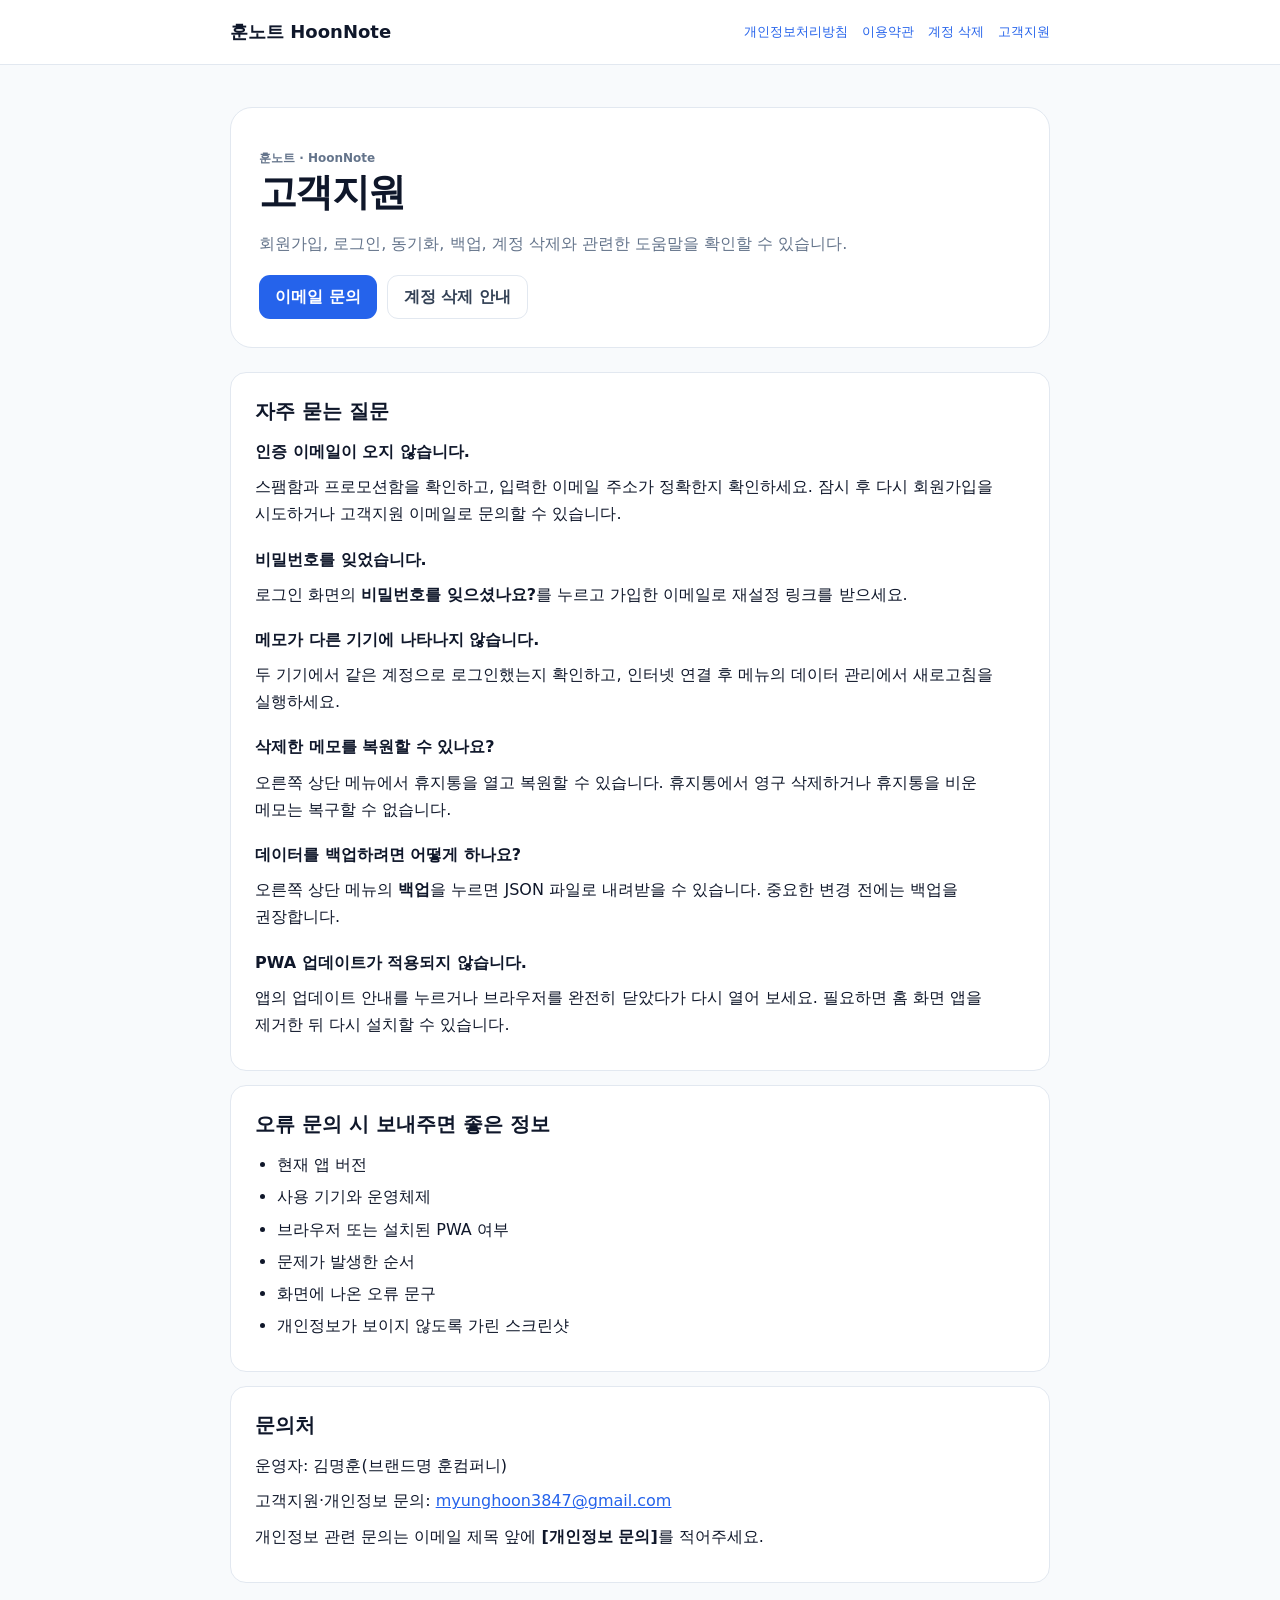
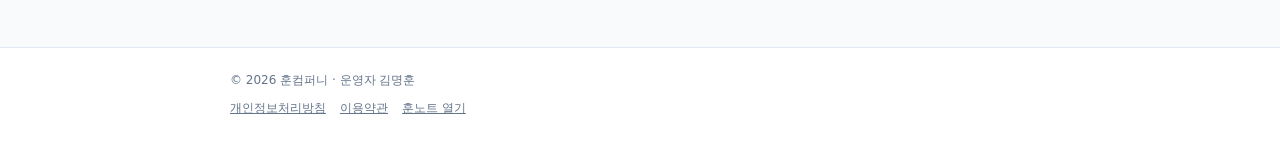
<file: support/index.html>
<!DOCTYPE html>
<html lang="ko">
<head>
  <meta charset="UTF-8" />
  <meta name="viewport" content="width=device-width, initial-scale=1.0" />
  <meta name="description" content="훈노트 고객지원" />
  <title>고객지원 | 훈노트</title>
  <link rel="stylesheet" href="../legal/legal.css?v=457" />
</head>
<body>
  <header class="site-header"><div class="site-header-inner"><a class="brand" href="../">훈노트 <span lang="en">HoonNote</span></a><nav class="header-nav" aria-label="지원 메뉴"><a href="../legal/privacy.html">개인정보처리방침</a><a href="../legal/terms.html">이용약관</a><a href="./delete-account.html">계정 삭제</a><a href="./" aria-current="page">고객지원</a></nav></div></header>
  <main class="legal-container">
    <section class="hero"><p class="eyebrow">훈노트 · HoonNote</p><h1>고객지원</h1><p>회원가입, 로그인, 동기화, 백업, 계정 삭제와 관련한 도움말을 확인할 수 있습니다.</p><div class="action-row"><a class="button-link" href="mailto:myunghoon3847@gmail.com?subject=%5B%ED%9B%88%EB%85%B8%ED%8A%B8%20%EB%AC%B8%EC%9D%98%5D">이메일 문의</a><a class="button-link secondary" href="./delete-account.html">계정 삭제 안내</a></div></section>

    <section class="section-card"><h2>자주 묻는 질문</h2>
      <div class="faq-item"><h3>인증 이메일이 오지 않습니다.</h3><p>스팸함과 프로모션함을 확인하고, 입력한 이메일 주소가 정확한지 확인하세요. 잠시 후 다시 회원가입을 시도하거나 고객지원 이메일로 문의할 수 있습니다.</p></div>
      <div class="faq-item"><h3>비밀번호를 잊었습니다.</h3><p>로그인 화면의 <strong>비밀번호를 잊으셨나요?</strong>를 누르고 가입한 이메일로 재설정 링크를 받으세요.</p></div>
      <div class="faq-item"><h3>메모가 다른 기기에 나타나지 않습니다.</h3><p>두 기기에서 같은 계정으로 로그인했는지 확인하고, 인터넷 연결 후 메뉴의 데이터 관리에서 새로고침을 실행하세요.</p></div>
      <div class="faq-item"><h3>삭제한 메모를 복원할 수 있나요?</h3><p>오른쪽 상단 메뉴에서 휴지통을 열고 복원할 수 있습니다. 휴지통에서 영구 삭제하거나 휴지통을 비운 메모는 복구할 수 없습니다.</p></div>
      <div class="faq-item"><h3>데이터를 백업하려면 어떻게 하나요?</h3><p>오른쪽 상단 메뉴의 <strong>백업</strong>을 누르면 JSON 파일로 내려받을 수 있습니다. 중요한 변경 전에는 백업을 권장합니다.</p></div>
      <div class="faq-item"><h3>PWA 업데이트가 적용되지 않습니다.</h3><p>앱의 업데이트 안내를 누르거나 브라우저를 완전히 닫았다가 다시 열어 보세요. 필요하면 홈 화면 앱을 제거한 뒤 다시 설치할 수 있습니다.</p></div>
    </section>

    <section class="section-card"><h2>오류 문의 시 보내주면 좋은 정보</h2><ul><li>현재 앱 버전</li><li>사용 기기와 운영체제</li><li>브라우저 또는 설치된 PWA 여부</li><li>문제가 발생한 순서</li><li>화면에 나온 오류 문구</li><li>개인정보가 보이지 않도록 가린 스크린샷</li></ul></section>
    <section class="section-card"><h2>문의처</h2><p>운영자: 김명훈(브랜드명 훈컴퍼니)</p><p>고객지원·개인정보 문의: <a href="mailto:myunghoon3847@gmail.com">myunghoon3847@gmail.com</a></p><p>개인정보 관련 문의는 이메일 제목 앞에 <strong>[개인정보 문의]</strong>를 적어주세요.</p></section>
  </main>
  <footer class="site-footer"><div class="site-footer-inner">© 2026 훈컴퍼니 · 운영자 김명훈<div class="footer-links"><a href="../legal/privacy.html">개인정보처리방침</a><a href="../legal/terms.html">이용약관</a><a href="../">훈노트 열기</a></div></div></footer>
</body>
</html>
</file>
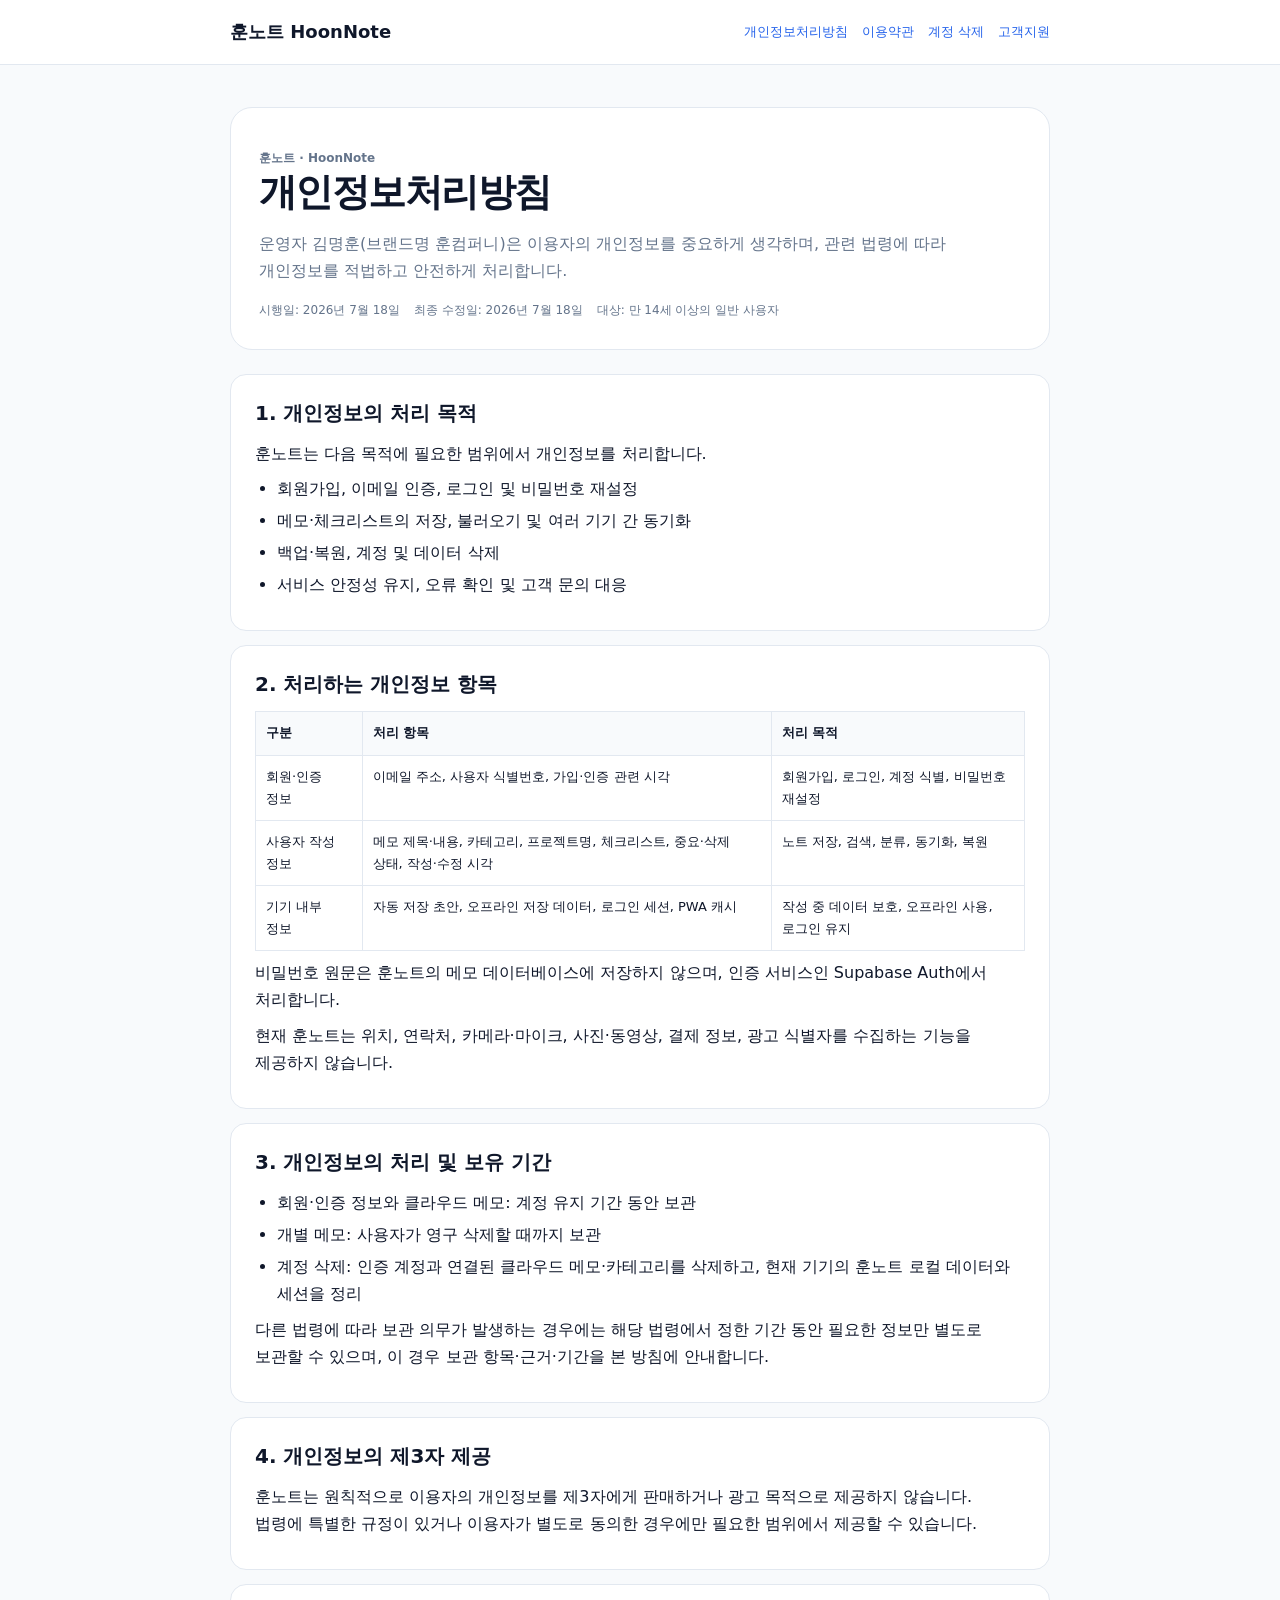
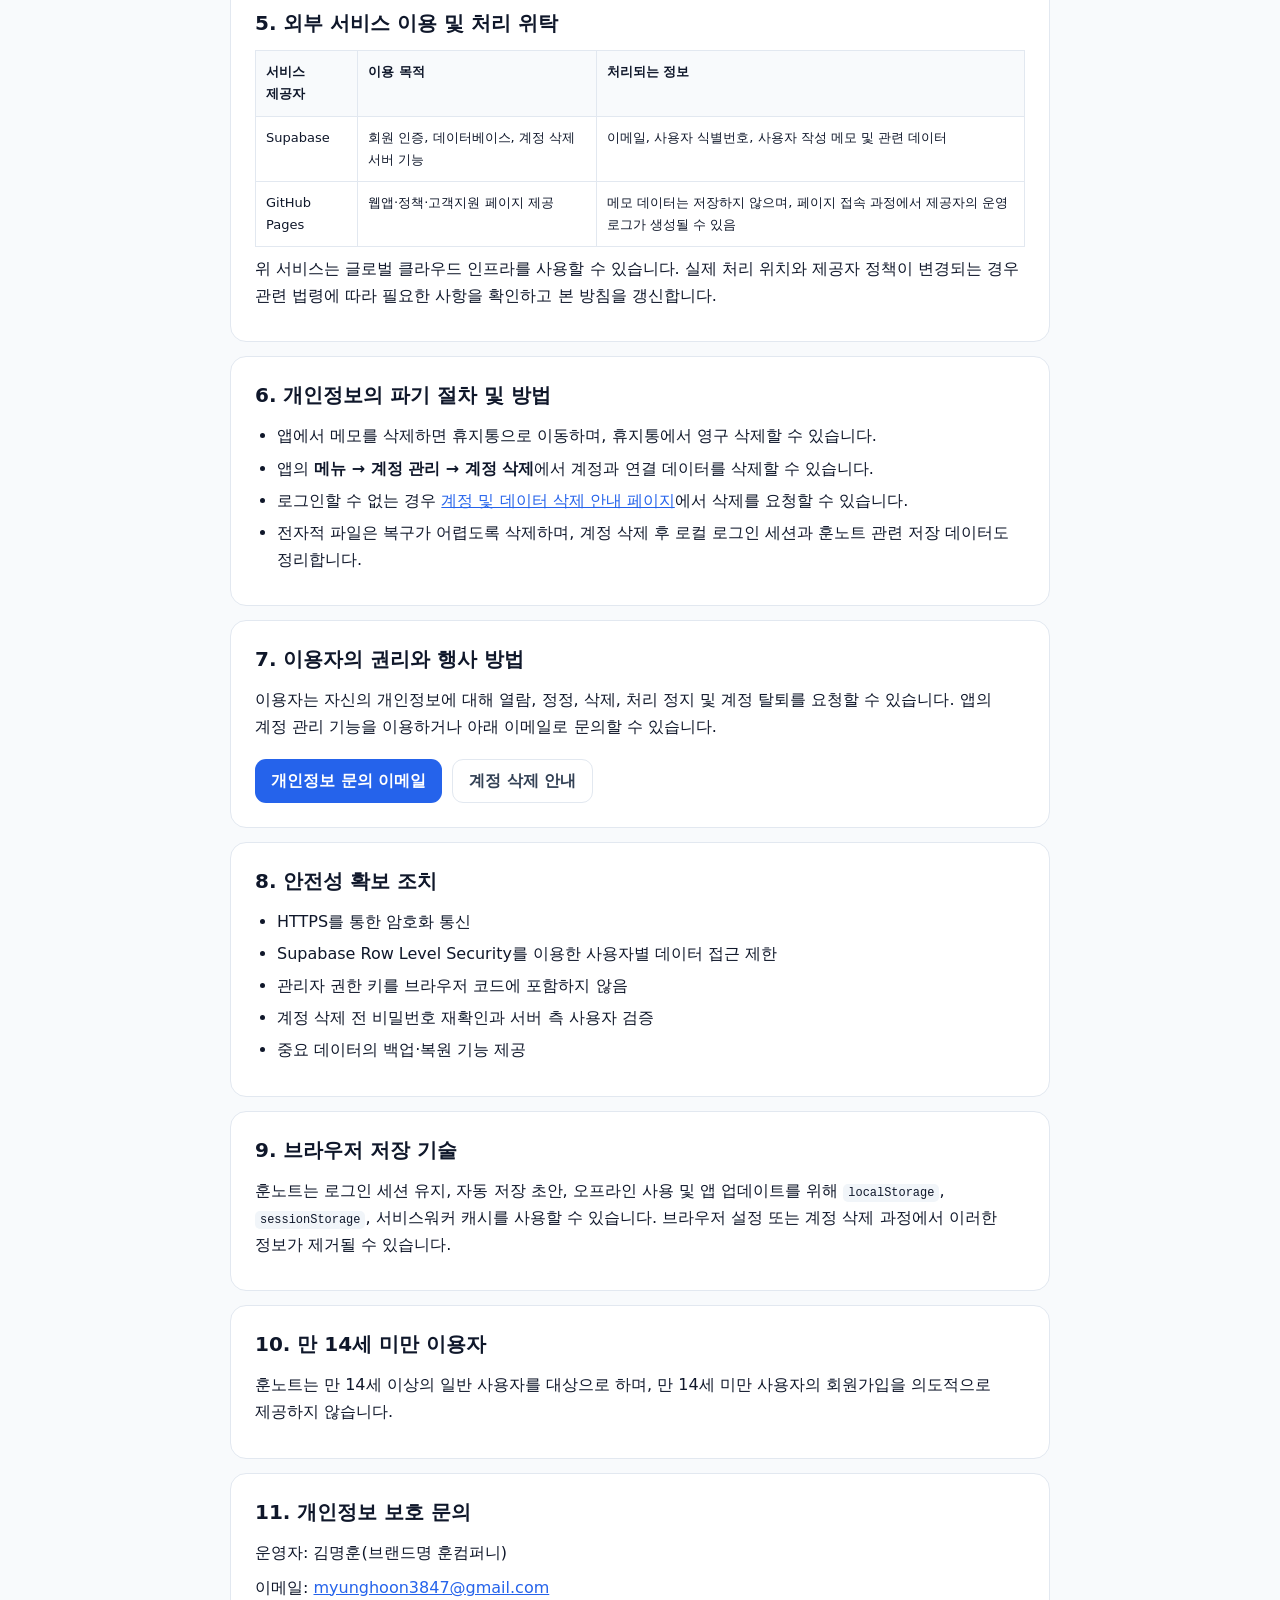
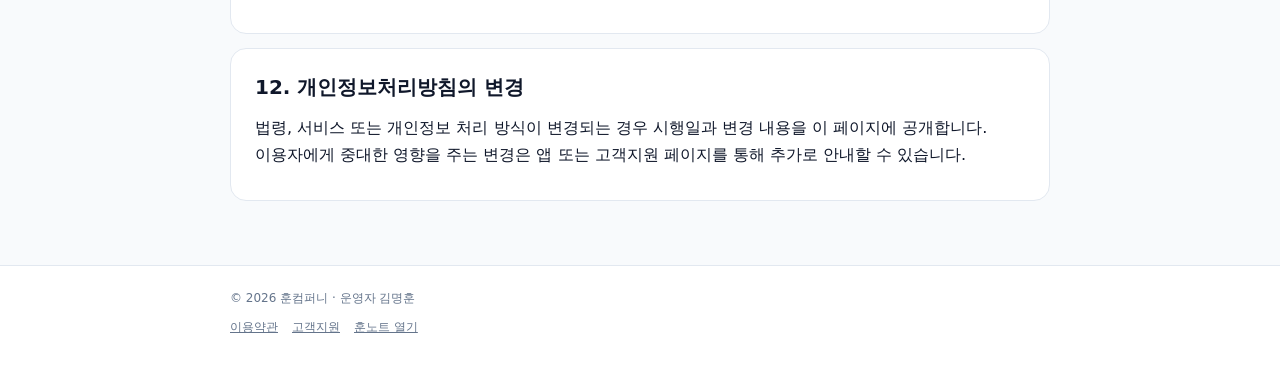
<file: legal/privacy.html>
<!DOCTYPE html>
<html lang="ko">
<head>
  <meta charset="UTF-8" />
  <meta name="viewport" content="width=device-width, initial-scale=1.0" />
  <meta name="description" content="훈노트 개인정보처리방침" />
  <title>개인정보처리방침 | 훈노트</title>
  <link rel="stylesheet" href="./legal.css?v=457" />
</head>
<body>
  <header class="site-header">
    <div class="site-header-inner">
      <a class="brand" href="../">훈노트 <span lang="en">HoonNote</span></a>
      <nav class="header-nav" aria-label="정책 메뉴">
        <a href="./privacy.html" aria-current="page">개인정보처리방침</a>
        <a href="./terms.html">이용약관</a>
        <a href="../support/delete-account.html">계정 삭제</a>
        <a href="../support/">고객지원</a>
      </nav>
    </div>
  </header>

  <main class="legal-container">
    <section class="hero">
      <p class="eyebrow">훈노트 · HoonNote</p>
      <h1>개인정보처리방침</h1>
      <p>운영자 김명훈(브랜드명 훈컴퍼니)은 이용자의 개인정보를 중요하게 생각하며, 관련 법령에 따라 개인정보를 적법하고 안전하게 처리합니다.</p>
      <div class="meta">
        <span>시행일: 2026년 7월 18일</span>
        <span>최종 수정일: 2026년 7월 18일</span>
        <span>대상: 만 14세 이상의 일반 사용자</span>
      </div>
    </section>

    <section class="section-card">
      <h2>1. 개인정보의 처리 목적</h2>
      <p>훈노트는 다음 목적에 필요한 범위에서 개인정보를 처리합니다.</p>
      <ul>
        <li>회원가입, 이메일 인증, 로그인 및 비밀번호 재설정</li>
        <li>메모·체크리스트의 저장, 불러오기 및 여러 기기 간 동기화</li>
        <li>백업·복원, 계정 및 데이터 삭제</li>
        <li>서비스 안정성 유지, 오류 확인 및 고객 문의 대응</li>
      </ul>
    </section>

    <section class="section-card">
      <h2>2. 처리하는 개인정보 항목</h2>
      <div class="table-wrap">
        <table>
          <thead><tr><th>구분</th><th>처리 항목</th><th>처리 목적</th></tr></thead>
          <tbody>
            <tr><td>회원·인증 정보</td><td>이메일 주소, 사용자 식별번호, 가입·인증 관련 시각</td><td>회원가입, 로그인, 계정 식별, 비밀번호 재설정</td></tr>
            <tr><td>사용자 작성 정보</td><td>메모 제목·내용, 카테고리, 프로젝트명, 체크리스트, 중요·삭제 상태, 작성·수정 시각</td><td>노트 저장, 검색, 분류, 동기화, 복원</td></tr>
            <tr><td>기기 내부 정보</td><td>자동 저장 초안, 오프라인 저장 데이터, 로그인 세션, PWA 캐시</td><td>작성 중 데이터 보호, 오프라인 사용, 로그인 유지</td></tr>
          </tbody>
        </table>
      </div>
      <p>비밀번호 원문은 훈노트의 메모 데이터베이스에 저장하지 않으며, 인증 서비스인 Supabase Auth에서 처리합니다.</p>
      <p>현재 훈노트는 위치, 연락처, 카메라·마이크, 사진·동영상, 결제 정보, 광고 식별자를 수집하는 기능을 제공하지 않습니다.</p>
    </section>

    <section class="section-card">
      <h2>3. 개인정보의 처리 및 보유 기간</h2>
      <ul>
        <li>회원·인증 정보와 클라우드 메모: 계정 유지 기간 동안 보관</li>
        <li>개별 메모: 사용자가 영구 삭제할 때까지 보관</li>
        <li>계정 삭제: 인증 계정과 연결된 클라우드 메모·카테고리를 삭제하고, 현재 기기의 훈노트 로컬 데이터와 세션을 정리</li>
      </ul>
      <p>다른 법령에 따라 보관 의무가 발생하는 경우에는 해당 법령에서 정한 기간 동안 필요한 정보만 별도로 보관할 수 있으며, 이 경우 보관 항목·근거·기간을 본 방침에 안내합니다.</p>
    </section>

    <section class="section-card">
      <h2>4. 개인정보의 제3자 제공</h2>
      <p>훈노트는 원칙적으로 이용자의 개인정보를 제3자에게 판매하거나 광고 목적으로 제공하지 않습니다. 법령에 특별한 규정이 있거나 이용자가 별도로 동의한 경우에만 필요한 범위에서 제공할 수 있습니다.</p>
    </section>

    <section class="section-card">
      <h2>5. 외부 서비스 이용 및 처리 위탁</h2>
      <div class="table-wrap">
        <table>
          <thead><tr><th>서비스 제공자</th><th>이용 목적</th><th>처리되는 정보</th></tr></thead>
          <tbody>
            <tr><td>Supabase</td><td>회원 인증, 데이터베이스, 계정 삭제 서버 기능</td><td>이메일, 사용자 식별번호, 사용자 작성 메모 및 관련 데이터</td></tr>
            <tr><td>GitHub Pages</td><td>웹앱·정책·고객지원 페이지 제공</td><td>메모 데이터는 저장하지 않으며, 페이지 접속 과정에서 제공자의 운영 로그가 생성될 수 있음</td></tr>
          </tbody>
        </table>
      </div>
      <p>위 서비스는 글로벌 클라우드 인프라를 사용할 수 있습니다. 실제 처리 위치와 제공자 정책이 변경되는 경우 관련 법령에 따라 필요한 사항을 확인하고 본 방침을 갱신합니다.</p>
    </section>

    <section class="section-card">
      <h2>6. 개인정보의 파기 절차 및 방법</h2>
      <ul>
        <li>앱에서 메모를 삭제하면 휴지통으로 이동하며, 휴지통에서 영구 삭제할 수 있습니다.</li>
        <li>앱의 <strong>메뉴 → 계정 관리 → 계정 삭제</strong>에서 계정과 연결 데이터를 삭제할 수 있습니다.</li>
        <li>로그인할 수 없는 경우 <a href="../support/delete-account.html">계정 및 데이터 삭제 안내 페이지</a>에서 삭제를 요청할 수 있습니다.</li>
        <li>전자적 파일은 복구가 어렵도록 삭제하며, 계정 삭제 후 로컬 로그인 세션과 훈노트 관련 저장 데이터도 정리합니다.</li>
      </ul>
    </section>

    <section class="section-card">
      <h2>7. 이용자의 권리와 행사 방법</h2>
      <p>이용자는 자신의 개인정보에 대해 열람, 정정, 삭제, 처리 정지 및 계정 탈퇴를 요청할 수 있습니다. 앱의 계정 관리 기능을 이용하거나 아래 이메일로 문의할 수 있습니다.</p>
      <div class="action-row">
        <a class="button-link" href="mailto:myunghoon3847@gmail.com?subject=%5B%ED%9B%88%EB%85%B8%ED%8A%B8%20%EA%B0%9C%EC%9D%B8%EC%A0%95%EB%B3%B4%20%EB%AC%B8%EC%9D%98%5D">개인정보 문의 이메일</a>
        <a class="button-link secondary" href="../support/delete-account.html">계정 삭제 안내</a>
      </div>
    </section>

    <section class="section-card">
      <h2>8. 안전성 확보 조치</h2>
      <ul>
        <li>HTTPS를 통한 암호화 통신</li>
        <li>Supabase Row Level Security를 이용한 사용자별 데이터 접근 제한</li>
        <li>관리자 권한 키를 브라우저 코드에 포함하지 않음</li>
        <li>계정 삭제 전 비밀번호 재확인과 서버 측 사용자 검증</li>
        <li>중요 데이터의 백업·복원 기능 제공</li>
      </ul>
    </section>

    <section class="section-card">
      <h2>9. 브라우저 저장 기술</h2>
      <p>훈노트는 로그인 세션 유지, 자동 저장 초안, 오프라인 사용 및 앱 업데이트를 위해 <code>localStorage</code>, <code>sessionStorage</code>, 서비스워커 캐시를 사용할 수 있습니다. 브라우저 설정 또는 계정 삭제 과정에서 이러한 정보가 제거될 수 있습니다.</p>
    </section>

    <section class="section-card">
      <h2>10. 만 14세 미만 이용자</h2>
      <p>훈노트는 만 14세 이상의 일반 사용자를 대상으로 하며, 만 14세 미만 사용자의 회원가입을 의도적으로 제공하지 않습니다.</p>
    </section>

    <section class="section-card">
      <h2>11. 개인정보 보호 문의</h2>
      <p>운영자: 김명훈(브랜드명 훈컴퍼니)</p>
      <p>이메일: <a href="mailto:myunghoon3847@gmail.com">myunghoon3847@gmail.com</a></p>
    </section>

    <section class="section-card">
      <h2>12. 개인정보처리방침의 변경</h2>
      <p>법령, 서비스 또는 개인정보 처리 방식이 변경되는 경우 시행일과 변경 내용을 이 페이지에 공개합니다. 이용자에게 중대한 영향을 주는 변경은 앱 또는 고객지원 페이지를 통해 추가로 안내할 수 있습니다.</p>
    </section>
  </main>

  <footer class="site-footer"><div class="site-footer-inner">© 2026 훈컴퍼니 · 운영자 김명훈<div class="footer-links"><a href="./terms.html">이용약관</a><a href="../support/">고객지원</a><a href="../">훈노트 열기</a></div></div></footer>
</body>
</html>
</file>
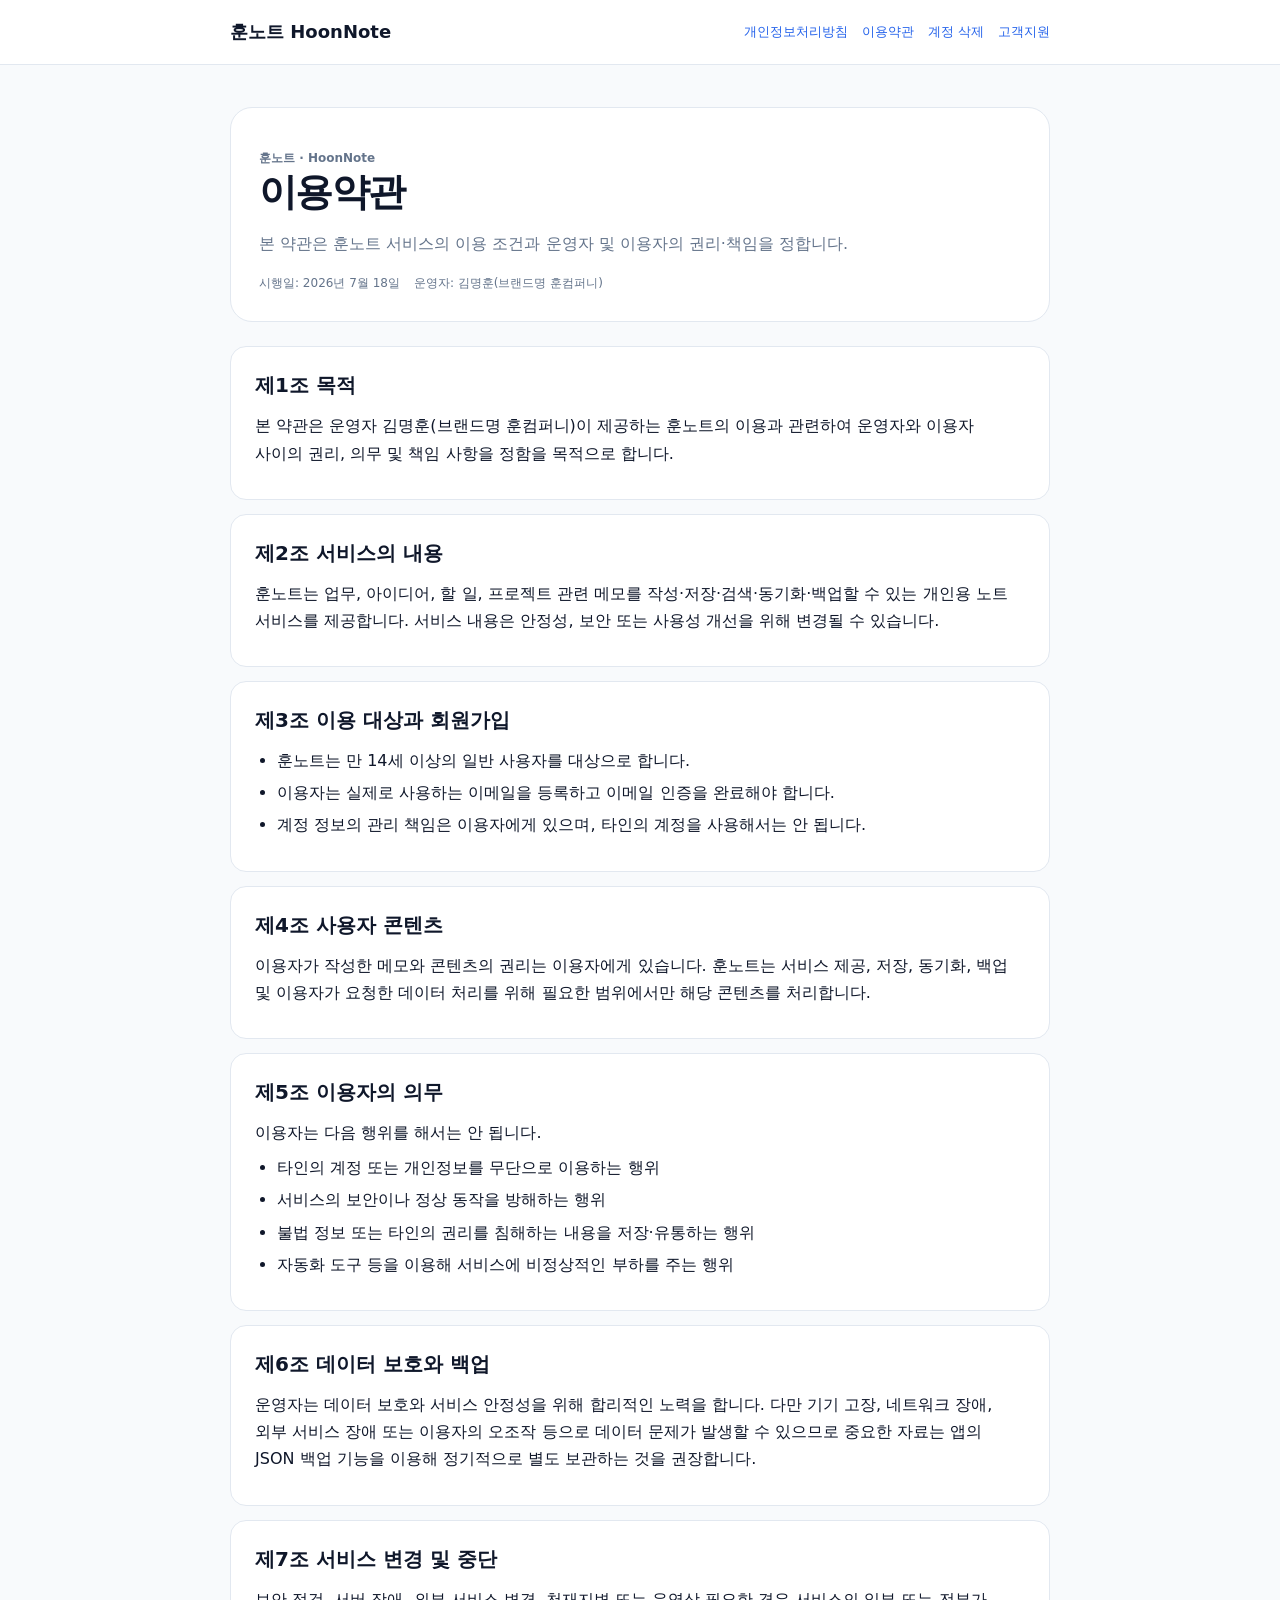
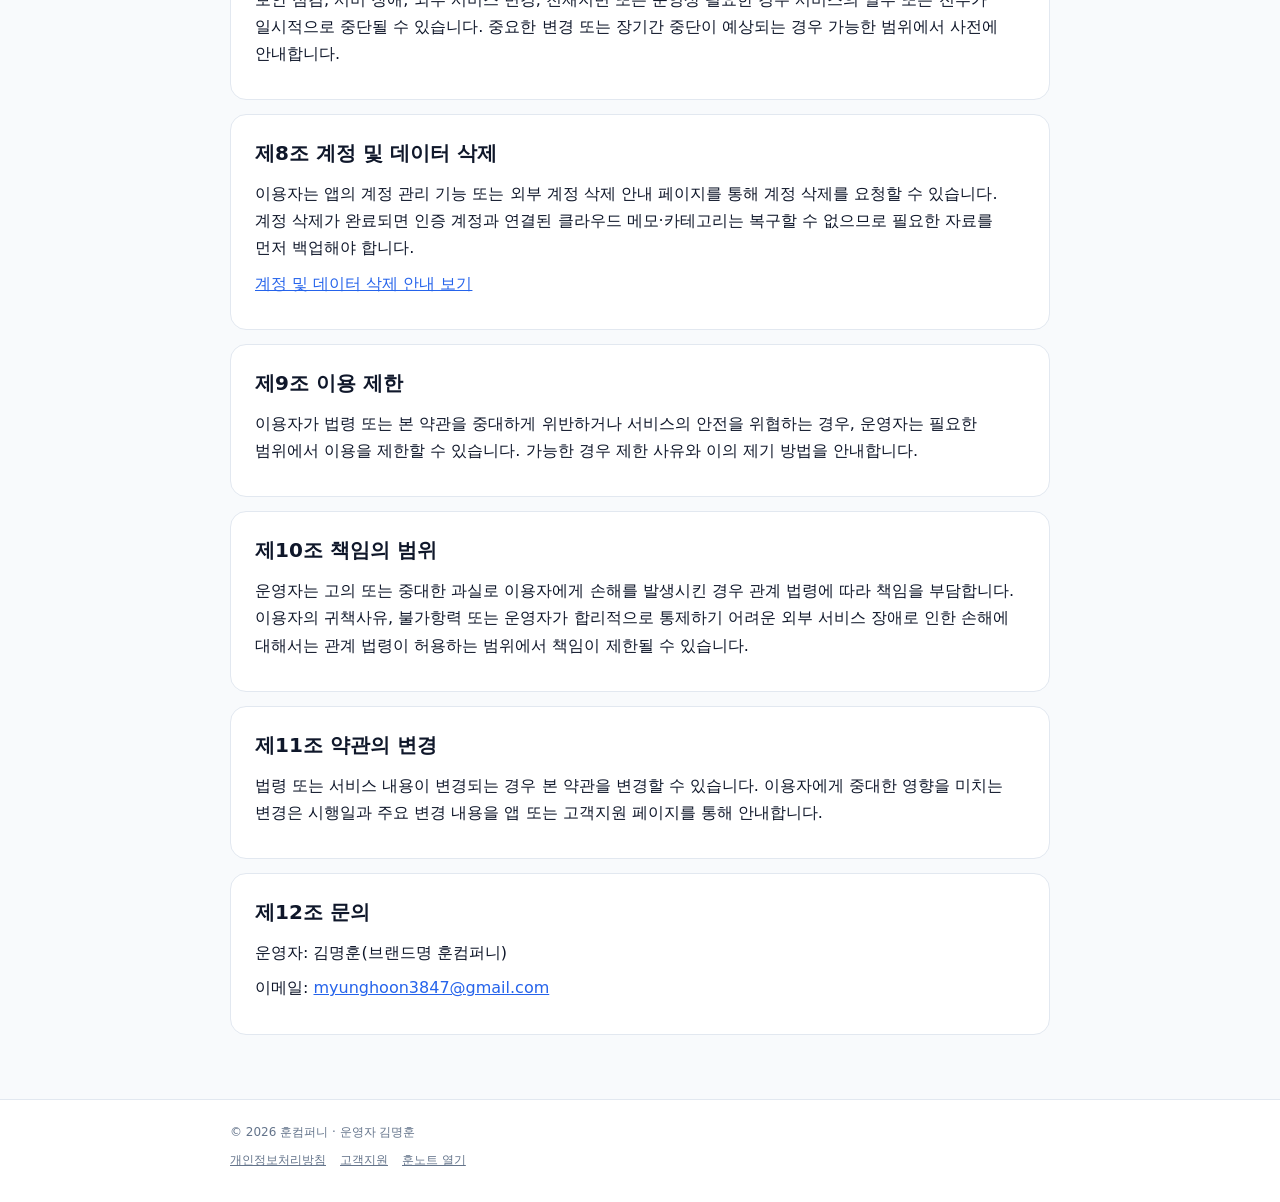
<file: legal/terms.html>
<!DOCTYPE html>
<html lang="ko">
<head>
  <meta charset="UTF-8" />
  <meta name="viewport" content="width=device-width, initial-scale=1.0" />
  <meta name="description" content="훈노트 이용약관" />
  <title>이용약관 | 훈노트</title>
  <link rel="stylesheet" href="./legal.css?v=457" />
</head>
<body>
  <header class="site-header"><div class="site-header-inner"><a class="brand" href="../">훈노트 <span lang="en">HoonNote</span></a><nav class="header-nav" aria-label="정책 메뉴"><a href="./privacy.html">개인정보처리방침</a><a href="./terms.html" aria-current="page">이용약관</a><a href="../support/delete-account.html">계정 삭제</a><a href="../support/">고객지원</a></nav></div></header>
  <main class="legal-container">
    <section class="hero"><p class="eyebrow">훈노트 · HoonNote</p><h1>이용약관</h1><p>본 약관은 훈노트 서비스의 이용 조건과 운영자 및 이용자의 권리·책임을 정합니다.</p><div class="meta"><span>시행일: 2026년 7월 18일</span><span>운영자: 김명훈(브랜드명 훈컴퍼니)</span></div></section>

    <section class="section-card"><h2>제1조 목적</h2><p>본 약관은 운영자 김명훈(브랜드명 훈컴퍼니)이 제공하는 훈노트의 이용과 관련하여 운영자와 이용자 사이의 권리, 의무 및 책임 사항을 정함을 목적으로 합니다.</p></section>
    <section class="section-card"><h2>제2조 서비스의 내용</h2><p>훈노트는 업무, 아이디어, 할 일, 프로젝트 관련 메모를 작성·저장·검색·동기화·백업할 수 있는 개인용 노트 서비스를 제공합니다. 서비스 내용은 안정성, 보안 또는 사용성 개선을 위해 변경될 수 있습니다.</p></section>
    <section class="section-card"><h2>제3조 이용 대상과 회원가입</h2><ul><li>훈노트는 만 14세 이상의 일반 사용자를 대상으로 합니다.</li><li>이용자는 실제로 사용하는 이메일을 등록하고 이메일 인증을 완료해야 합니다.</li><li>계정 정보의 관리 책임은 이용자에게 있으며, 타인의 계정을 사용해서는 안 됩니다.</li></ul></section>
    <section class="section-card"><h2>제4조 사용자 콘텐츠</h2><p>이용자가 작성한 메모와 콘텐츠의 권리는 이용자에게 있습니다. 훈노트는 서비스 제공, 저장, 동기화, 백업 및 이용자가 요청한 데이터 처리를 위해 필요한 범위에서만 해당 콘텐츠를 처리합니다.</p></section>
    <section class="section-card"><h2>제5조 이용자의 의무</h2><p>이용자는 다음 행위를 해서는 안 됩니다.</p><ul><li>타인의 계정 또는 개인정보를 무단으로 이용하는 행위</li><li>서비스의 보안이나 정상 동작을 방해하는 행위</li><li>불법 정보 또는 타인의 권리를 침해하는 내용을 저장·유통하는 행위</li><li>자동화 도구 등을 이용해 서비스에 비정상적인 부하를 주는 행위</li></ul></section>
    <section class="section-card"><h2>제6조 데이터 보호와 백업</h2><p>운영자는 데이터 보호와 서비스 안정성을 위해 합리적인 노력을 합니다. 다만 기기 고장, 네트워크 장애, 외부 서비스 장애 또는 이용자의 오조작 등으로 데이터 문제가 발생할 수 있으므로 중요한 자료는 앱의 JSON 백업 기능을 이용해 정기적으로 별도 보관하는 것을 권장합니다.</p></section>
    <section class="section-card"><h2>제7조 서비스 변경 및 중단</h2><p>보안 점검, 서버 장애, 외부 서비스 변경, 천재지변 또는 운영상 필요한 경우 서비스의 일부 또는 전부가 일시적으로 중단될 수 있습니다. 중요한 변경 또는 장기간 중단이 예상되는 경우 가능한 범위에서 사전에 안내합니다.</p></section>
    <section class="section-card"><h2>제8조 계정 및 데이터 삭제</h2><p>이용자는 앱의 계정 관리 기능 또는 외부 계정 삭제 안내 페이지를 통해 계정 삭제를 요청할 수 있습니다. 계정 삭제가 완료되면 인증 계정과 연결된 클라우드 메모·카테고리는 복구할 수 없으므로 필요한 자료를 먼저 백업해야 합니다.</p><p><a href="../support/delete-account.html">계정 및 데이터 삭제 안내 보기</a></p></section>
    <section class="section-card"><h2>제9조 이용 제한</h2><p>이용자가 법령 또는 본 약관을 중대하게 위반하거나 서비스의 안전을 위협하는 경우, 운영자는 필요한 범위에서 이용을 제한할 수 있습니다. 가능한 경우 제한 사유와 이의 제기 방법을 안내합니다.</p></section>
    <section class="section-card"><h2>제10조 책임의 범위</h2><p>운영자는 고의 또는 중대한 과실로 이용자에게 손해를 발생시킨 경우 관계 법령에 따라 책임을 부담합니다. 이용자의 귀책사유, 불가항력 또는 운영자가 합리적으로 통제하기 어려운 외부 서비스 장애로 인한 손해에 대해서는 관계 법령이 허용하는 범위에서 책임이 제한될 수 있습니다.</p></section>
    <section class="section-card"><h2>제11조 약관의 변경</h2><p>법령 또는 서비스 내용이 변경되는 경우 본 약관을 변경할 수 있습니다. 이용자에게 중대한 영향을 미치는 변경은 시행일과 주요 변경 내용을 앱 또는 고객지원 페이지를 통해 안내합니다.</p></section>
    <section class="section-card"><h2>제12조 문의</h2><p>운영자: 김명훈(브랜드명 훈컴퍼니)</p><p>이메일: <a href="mailto:myunghoon3847@gmail.com">myunghoon3847@gmail.com</a></p></section>
  </main>
  <footer class="site-footer"><div class="site-footer-inner">© 2026 훈컴퍼니 · 운영자 김명훈<div class="footer-links"><a href="./privacy.html">개인정보처리방침</a><a href="../support/">고객지원</a><a href="../">훈노트 열기</a></div></div></footer>
</body>
</html>
</file>
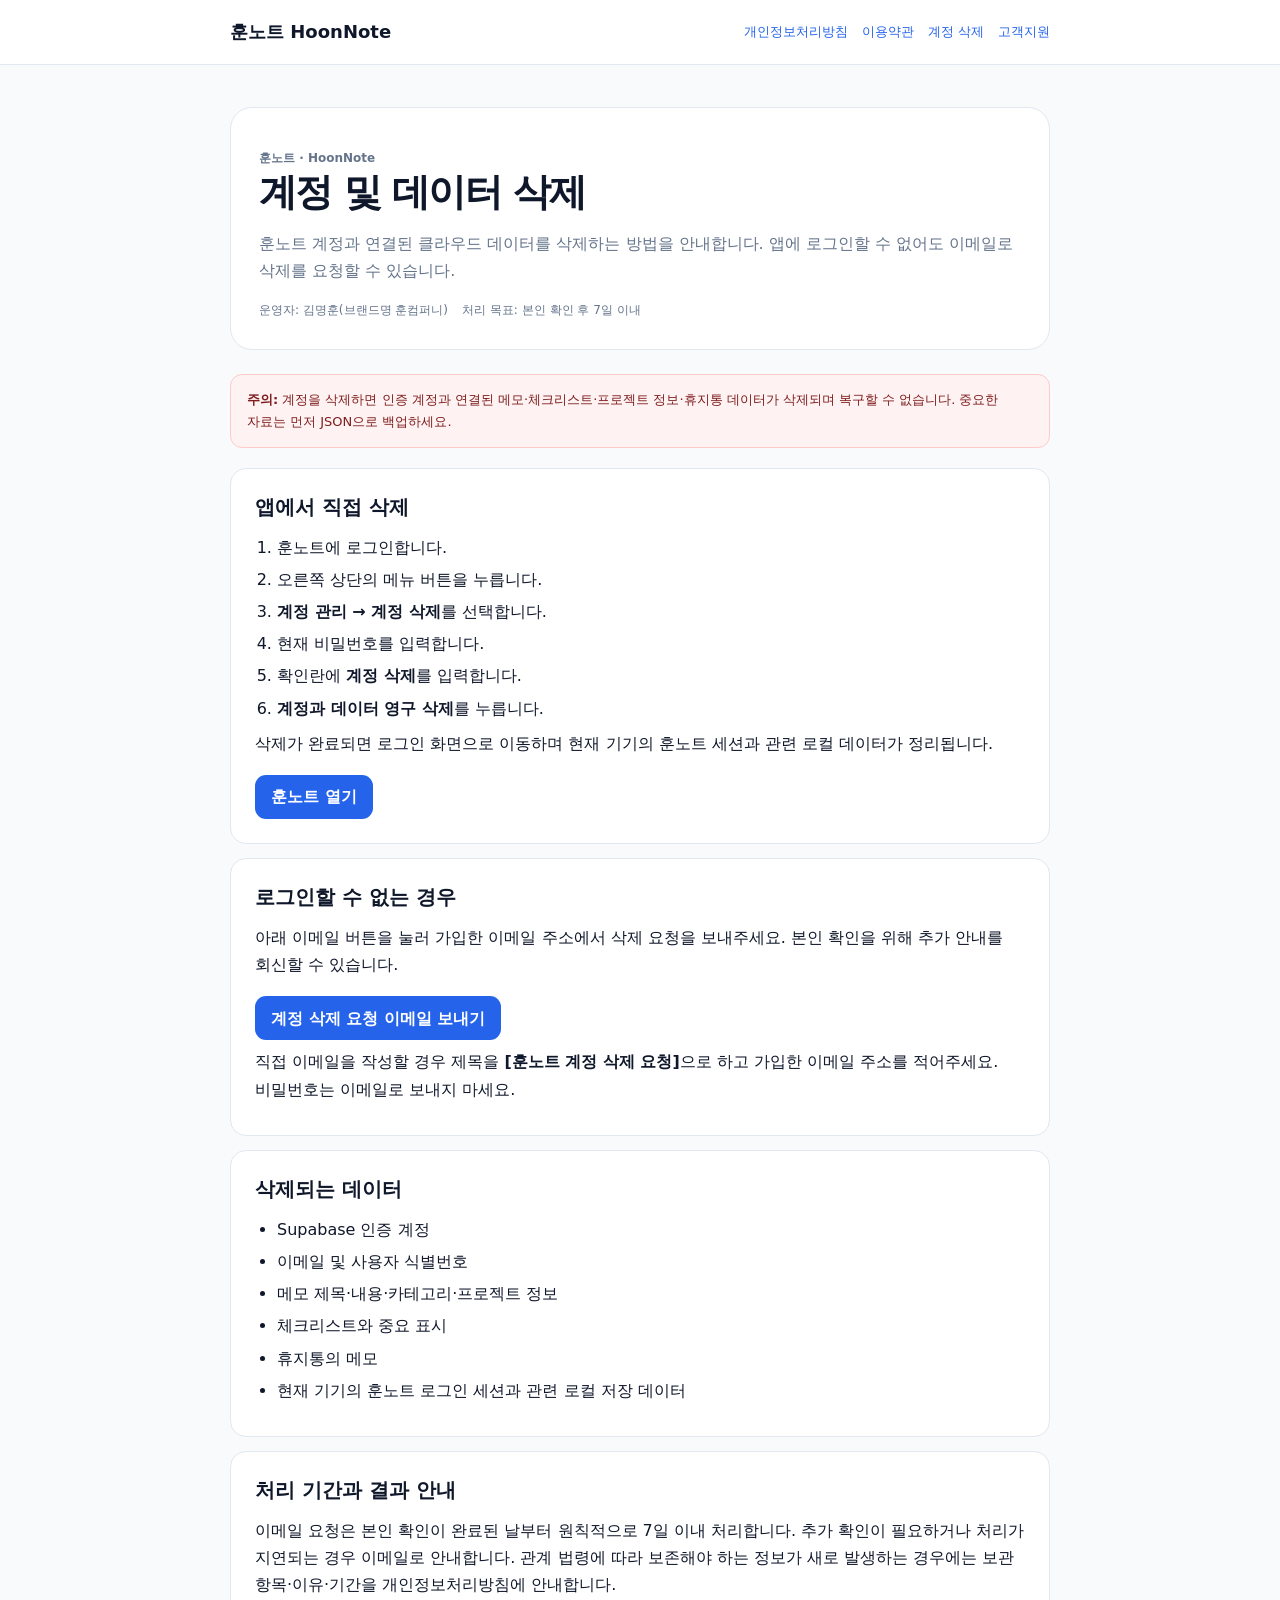
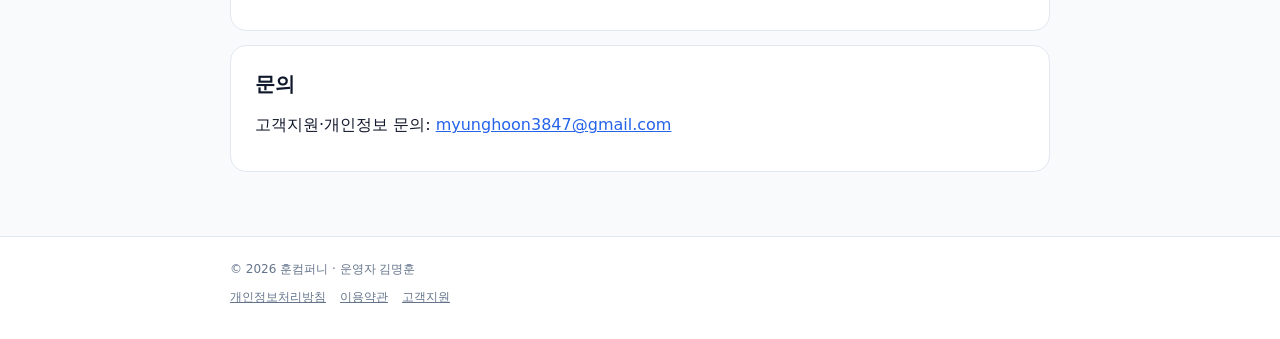
<file: support/delete-account.html>
<!DOCTYPE html>
<html lang="ko">
<head>
  <meta charset="UTF-8" />
  <meta name="viewport" content="width=device-width, initial-scale=1.0" />
  <meta name="description" content="훈노트 계정 및 데이터 삭제 안내" />
  <title>계정 및 데이터 삭제 | 훈노트</title>
  <link rel="stylesheet" href="../legal/legal.css?v=457" />
</head>
<body>
  <header class="site-header"><div class="site-header-inner"><a class="brand" href="../">훈노트 <span lang="en">HoonNote</span></a><nav class="header-nav" aria-label="지원 메뉴"><a href="../legal/privacy.html">개인정보처리방침</a><a href="../legal/terms.html">이용약관</a><a href="./delete-account.html" aria-current="page">계정 삭제</a><a href="./">고객지원</a></nav></div></header>
  <main class="legal-container">
    <section class="hero"><p class="eyebrow">훈노트 · HoonNote</p><h1>계정 및 데이터 삭제</h1><p>훈노트 계정과 연결된 클라우드 데이터를 삭제하는 방법을 안내합니다. 앱에 로그인할 수 없어도 이메일로 삭제를 요청할 수 있습니다.</p><div class="meta"><span>운영자: 김명훈(브랜드명 훈컴퍼니)</span><span>처리 목표: 본인 확인 후 7일 이내</span></div></section>

    <div class="notice danger"><strong>주의:</strong> 계정을 삭제하면 인증 계정과 연결된 메모·체크리스트·프로젝트 정보·휴지통 데이터가 삭제되며 복구할 수 없습니다. 중요한 자료는 먼저 JSON으로 백업하세요.</div>

    <section class="section-card"><h2>앱에서 직접 삭제</h2><ol><li>훈노트에 로그인합니다.</li><li>오른쪽 상단의 메뉴 버튼을 누릅니다.</li><li><strong>계정 관리 → 계정 삭제</strong>를 선택합니다.</li><li>현재 비밀번호를 입력합니다.</li><li>확인란에 <strong>계정 삭제</strong>를 입력합니다.</li><li><strong>계정과 데이터 영구 삭제</strong>를 누릅니다.</li></ol><p>삭제가 완료되면 로그인 화면으로 이동하며 현재 기기의 훈노트 세션과 관련 로컬 데이터가 정리됩니다.</p><div class="action-row"><a class="button-link" href="../">훈노트 열기</a></div></section>

    <section class="section-card"><h2>로그인할 수 없는 경우</h2><p>아래 이메일 버튼을 눌러 가입한 이메일 주소에서 삭제 요청을 보내주세요. 본인 확인을 위해 추가 안내를 회신할 수 있습니다.</p><div class="action-row"><a class="button-link" href="mailto:myunghoon3847@gmail.com?subject=%5B%ED%9B%88%EB%85%B8%ED%8A%B8%20%EA%B3%84%EC%A0%95%20%EC%82%AD%EC%A0%9C%20%EC%9A%94%EC%B2%AD%5D&body=%EA%B0%80%EC%9E%85%ED%95%9C%20%EC%9D%B4%EB%A9%94%EC%9D%BC%3A%0A%EC%82%AD%EC%A0%9C%20%EC%9A%94%EC%B2%AD%20%EC%82%AC%EC%9C%A0%28%EC%84%A0%ED%83%9D%29%3A%0A%EB%B3%B8%EC%9D%B8%20%ED%99%95%EC%9D%B8%20%EC%95%88%EB%82%B4%EB%A5%BC%20%EC%9A%94%EC%B2%AD%ED%95%A9%EB%8B%88%EB%8B%A4.">계정 삭제 요청 이메일 보내기</a></div><p>직접 이메일을 작성할 경우 제목을 <strong>[훈노트 계정 삭제 요청]</strong>으로 하고 가입한 이메일 주소를 적어주세요. 비밀번호는 이메일로 보내지 마세요.</p></section>

    <section class="section-card"><h2>삭제되는 데이터</h2><ul><li>Supabase 인증 계정</li><li>이메일 및 사용자 식별번호</li><li>메모 제목·내용·카테고리·프로젝트 정보</li><li>체크리스트와 중요 표시</li><li>휴지통의 메모</li><li>현재 기기의 훈노트 로그인 세션과 관련 로컬 저장 데이터</li></ul></section>
    <section class="section-card"><h2>처리 기간과 결과 안내</h2><p>이메일 요청은 본인 확인이 완료된 날부터 원칙적으로 7일 이내 처리합니다. 추가 확인이 필요하거나 처리가 지연되는 경우 이메일로 안내합니다. 관계 법령에 따라 보존해야 하는 정보가 새로 발생하는 경우에는 보관 항목·이유·기간을 개인정보처리방침에 안내합니다.</p></section>
    <section class="section-card"><h2>문의</h2><p>고객지원·개인정보 문의: <a href="mailto:myunghoon3847@gmail.com">myunghoon3847@gmail.com</a></p></section>
  </main>
  <footer class="site-footer"><div class="site-footer-inner">© 2026 훈컴퍼니 · 운영자 김명훈<div class="footer-links"><a href="../legal/privacy.html">개인정보처리방침</a><a href="../legal/terms.html">이용약관</a><a href="./">고객지원</a></div></div></footer>
</body>
</html>
</file>
<file: legal/legal.css>
:root {
  color-scheme: light;
  --bg: #f8fafc;
  --surface: #ffffff;
  --text: #0f172a;
  --muted: #64748b;
  --line: #e2e8f0;
  --primary: #2563eb;
  --primary-soft: #eff6ff;
  --danger: #b91c1c;
  --radius: 16px;
  font-family: Pretendard, "Noto Sans KR", "Apple SD Gothic Neo", system-ui, sans-serif;
}

* { box-sizing: border-box; }
html { scroll-behavior: smooth; }
body {
  margin: 0;
  background: var(--bg);
  color: var(--text);
  line-height: 1.7;
  word-break: keep-all;
}
a { color: var(--primary); }
button, a { -webkit-tap-highlight-color: transparent; }
.site-header {
  border-bottom: 1px solid var(--line);
  background: rgba(255,255,255,.94);
}
.site-header-inner,
.legal-container,
.site-footer-inner {
  width: min(100% - 32px, 820px);
  margin: 0 auto;
}
.site-header-inner {
  display: flex;
  align-items: center;
  justify-content: space-between;
  gap: 16px;
  min-height: 64px;
}
.brand {
  color: var(--text);
  font-size: 18px;
  font-weight: 800;
  text-decoration: none;
}
.header-nav {
  display: flex;
  flex-wrap: wrap;
  gap: 8px 14px;
  font-size: 13px;
}
.header-nav a { text-decoration: none; }
.legal-container { padding: 42px 0 64px; }
.hero {
  margin-bottom: 24px;
  padding: 28px;
  border: 1px solid var(--line);
  border-radius: 22px;
  background: var(--surface);
}
.eyebrow {
  margin: 0 0 6px;
  color: var(--primary);
  font-size: 12px;
  font-weight: 800;
}
h1 {
  margin: 0;
  font-size: clamp(27px, 5vw, 38px);
  line-height: 1.3;
  letter-spacing: -.04em;
}
.hero p { margin: 12px 0 0; color: var(--muted); }
.meta {
  display: flex;
  flex-wrap: wrap;
  gap: 6px 14px;
  margin-top: 16px;
  color: var(--muted);
  font-size: 12px;
}
.notice {
  margin: 20px 0;
  padding: 14px 16px;
  border: 1px solid #bfdbfe;
  border-radius: 12px;
  background: var(--primary-soft);
  font-size: 13px;
}
.notice.danger {
  border-color: #fecaca;
  background: #fef2f2;
  color: #7f1d1d;
}
.section-card {
  margin-top: 14px;
  padding: 24px;
  border: 1px solid var(--line);
  border-radius: var(--radius);
  background: var(--surface);
}
h2 { margin: 0 0 12px; font-size: 20px; line-height: 1.45; }
h3 { margin: 20px 0 8px; font-size: 16px; }
p { margin: 8px 0; }
ul, ol { margin: 8px 0; padding-left: 22px; }
li + li { margin-top: 5px; }
.table-wrap { overflow-x: auto; }
table {
  width: 100%;
  border-collapse: collapse;
  font-size: 13px;
}
th, td {
  padding: 10px;
  border: 1px solid var(--line);
  text-align: left;
  vertical-align: top;
}
th { background: #f8fafc; }
.action-row {
  display: flex;
  flex-wrap: wrap;
  gap: 10px;
  margin-top: 18px;
}
.button-link {
  display: inline-flex;
  align-items: center;
  justify-content: center;
  min-height: 44px;
  padding: 0 16px;
  border-radius: 11px;
  background: var(--primary);
  color: white;
  font-weight: 800;
  text-decoration: none;
}
.button-link.secondary {
  border: 1px solid var(--line);
  background: white;
  color: #334155;
}
.faq-item + .faq-item { margin-top: 18px; }
.faq-item h3 { margin-top: 0; }
.site-footer {
  border-top: 1px solid var(--line);
  background: white;
}
.site-footer-inner {
  padding: 22px 0 32px;
  color: var(--muted);
  font-size: 12px;
}
.footer-links { display: flex; flex-wrap: wrap; gap: 8px 14px; margin-top: 8px; }
.footer-links a { color: var(--muted); }
code {
  padding: 2px 5px;
  border-radius: 5px;
  background: #f1f5f9;
  font-size: .92em;
}
@media (max-width: 560px) {
  .site-header-inner { align-items: flex-start; flex-direction: column; padding: 14px 0; }
  .legal-container { padding-top: 24px; }
  .hero, .section-card { padding: 19px; }
  .action-row { flex-direction: column; }
  .button-link { width: 100%; }
}

.legal-container a,
.site-footer a {
  overflow-wrap: anywhere;
}
</file>
